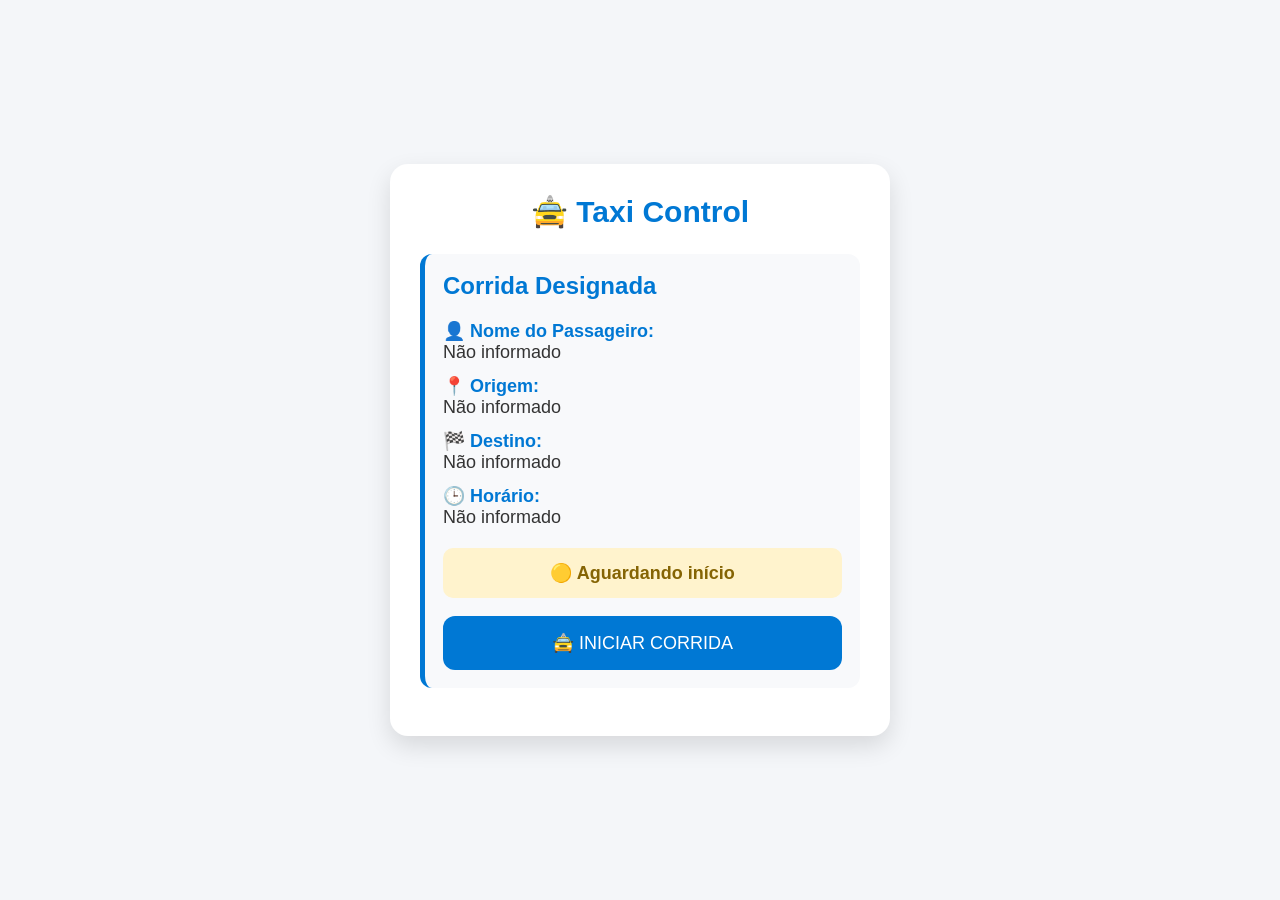
<file: index.html>
<!DOCTYPE html>
<html lang="pt-BR">

<head>

<meta charset="UTF-8">
<meta name="viewport" content="width=device-width, initial-scale=1.0">

<title>Taxi Control - Motorista</title>

<link rel="stylesheet" href="style.css">

</head>

<body>

<div class="container">

<h1>🚖 Taxi Control</h1>

<div class="card">

<h2>Corrida Designada</h2>

<div class="info">
<strong>👤 Nome do Passageiro:</strong><br>
<span id="nome"></span>
</div>

<div class="info">
<strong>📍 Origem:</strong><br>
<span id="origem"></span>
</div>

<div class="info">
<strong>🏁 Destino:</strong><br>
<span id="destino"></span>
</div>

<div class="info">
<strong>🕒 Horário:</strong><br>
<span id="horario"></span>
</div>

<div id="status" class="status aguardando">

🟡 Aguardando início

</div>

<button
id="botaoCorrida"
onclick="iniciarCorrida()">

🚖 INICIAR CORRIDA

</button>

<div
id="mensagem"
class="sucesso">

</div>

</div>

</div>

<script src="motorista.js"></script>

</body>

</html>
</file>
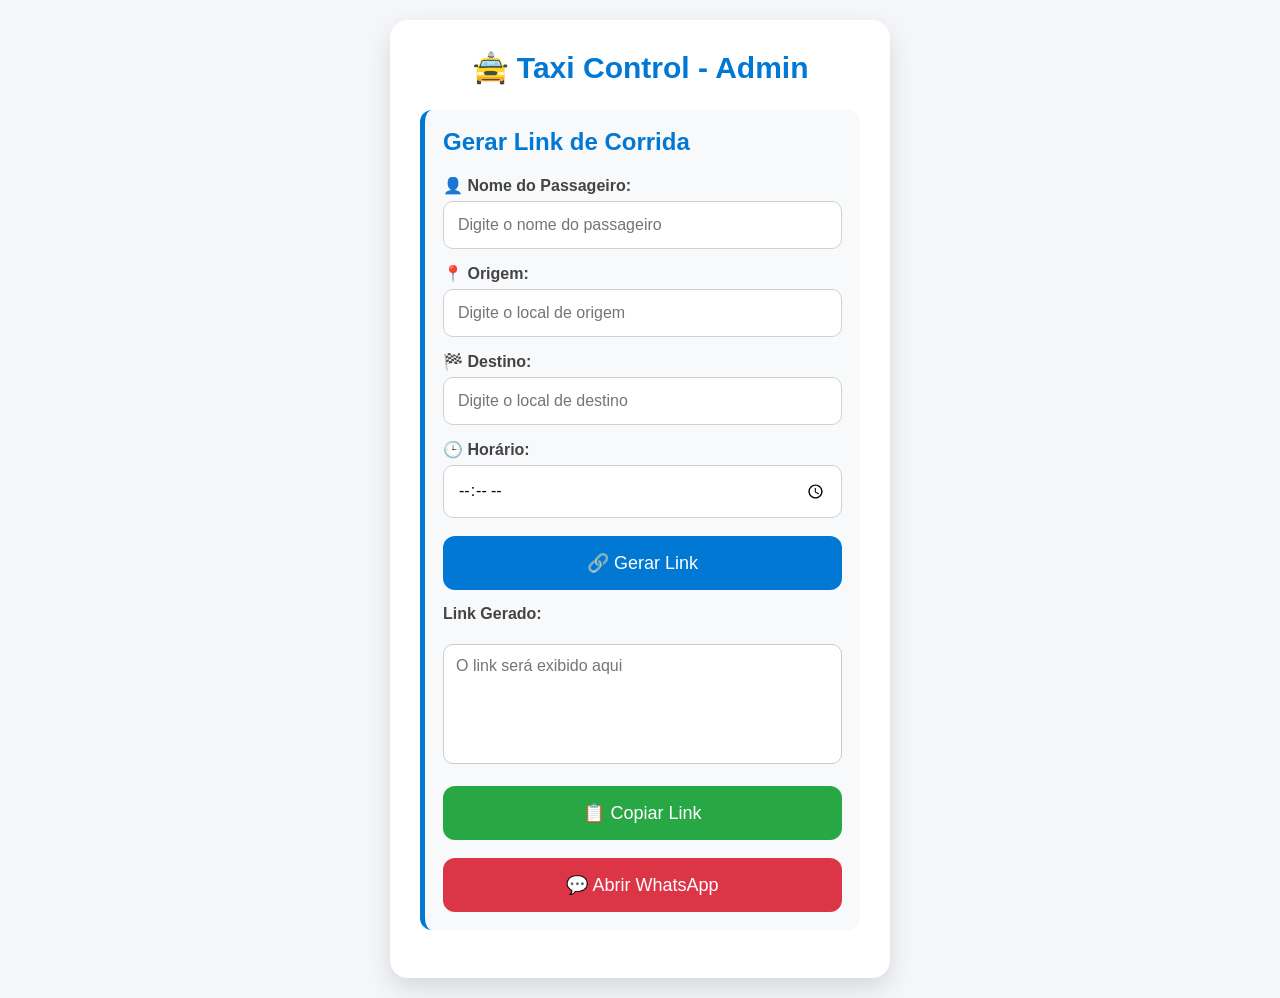
<file: admin.html>
<!DOCTYPE html>
<html lang="pt-BR">

<head>

<meta charset="UTF-8">
<meta name="viewport" content="width=device-width, initial-scale=1.0">

<title>Taxi Control - Administrador</title>

<link rel="stylesheet" href="https://taxi541.github.io/taxi-control/style.css">

</head>

<body>

<div class="container">

<h1>🚖 Taxi Control - Admin</h1>

<div class="card">

<h2>Gerar Link de Corrida</h2>

<label for="nome">👤 Nome do Passageiro:</label>
<input type="text" id="nome" placeholder="Digite o nome do passageiro">

<label for="origem">📍 Origem:</label>
<input type="text" id="origem" placeholder="Digite o local de origem">

<label for="destino">🏁 Destino:</label>
<input type="text" id="destino" placeholder="Digite o local de destino">

<label for="horario">🕒 Horário:</label>
<input type="time" id="horario">

<button onclick="gerarLink()">🔗 Gerar Link</button>

<label for="linkGerado">Link Gerado:</label>
<textarea id="linkGerado" readonly placeholder="O link será exibido aqui"></textarea>

<button class="copiar" onclick="copiarLink()">📋 Copiar Link</button>

<button class="finalizar" onclick="abrirWhatsApp()">💬 Abrir WhatsApp</button>

<div id="mensagem" class="sucesso">
✅ Link copiado com sucesso!
</div>

</div>

</div>
<script src="https://taxi541.github.io/taxi-control/admin.js"></script>

</body>

</html>
</file>
<file: style.css>
/* ==========================================
   TAXI CONTROL - ESTILO
========================================== */

*{
    margin:0;
    padding:0;
    box-sizing:border-box;
    font-family:Arial, Helvetica, sans-serif;
}

body{
    background:#f4f6f9;
    display:flex;
    justify-content:center;
    align-items:center;
    min-height:100vh;
    padding:20px;
}

.container{
    width:100%;
    max-width:500px;
    background:#ffffff;
    border-radius:18px;
    padding:30px;
    box-shadow:0 10px 25px rgba(0,0,0,.12);
}

h1{
    text-align:center;
    color:#0078D4;
    margin-bottom:25px;
    font-size:30px;
}

h2{
    color:#0078D4;
    margin-bottom:20px;
}

label{
    display:block;
    margin-top:15px;
    margin-bottom:6px;
    font-weight:bold;
    color:#444;
}

input{
    width:100%;
    padding:14px;
    border:1px solid #d0d0d0;
    border-radius:10px;
    font-size:16px;
}

input:focus{
    outline:none;
    border:1px solid #0078D4;
}

.card{
    background:#f8f9fb;
    border-radius:12px;
    padding:18px;
    margin-bottom:18px;
    border-left:5px solid #0078D4;
}

.info{
    margin:12px 0;
    font-size:18px;
    color:#333;
}

.info strong{
    color:#0078D4;
}

.status{
    margin-top:20px;
    padding:14px;
    border-radius:10px;
    text-align:center;
    font-weight:bold;
    font-size:18px;
}

.status.aguardando{
    background:#fff3cd;
    color:#856404;
}

.status.andamento{
    background:#d1ecf1;
    color:#0c5460;
}

.status.finalizada{
    background:#d4edda;
    color:#155724;
}

button{
    width:100%;
    padding:16px;
    margin-top:18px;
    border:none;
    border-radius:12px;
    background:#0078D4;
    color:white;
    font-size:18px;
    cursor:pointer;
    transition:.3s;
}

button:hover{
    background:#005fa3;
}

button:disabled{
    background:#999;
    cursor:not-allowed;
}

textarea{
    width:100%;
    height:120px;
    margin-top:15px;
    border-radius:10px;
    border:1px solid #ccc;
    padding:12px;
    resize:none;
    font-size:16px;
    font-family:Arial, Helvetica, sans-serif;
}

textarea:focus{
    outline:none;
    border:1px solid #0078D4;
}

button.copiar{
    background:#28a745;
}

button.copiar:hover{
    background:#218838;
}

button.finalizar{
    background:#dc3545;
}

button.finalizar:hover{
    background:#b52a37;
}

.sucesso{
    margin-top:20px;
    background:#eaf7ea;
    border-left:5px solid #28a745;
    padding:15px;
    border-radius:10px;
    display:none;
    color:#155724;
    font-weight:bold;
    text-align:center;
}

@media(max-width:600px){

.container{
    padding:22px;
}

h1{
    font-size:24px;
}

button{
    font-size:17px;
}

}
</file>
